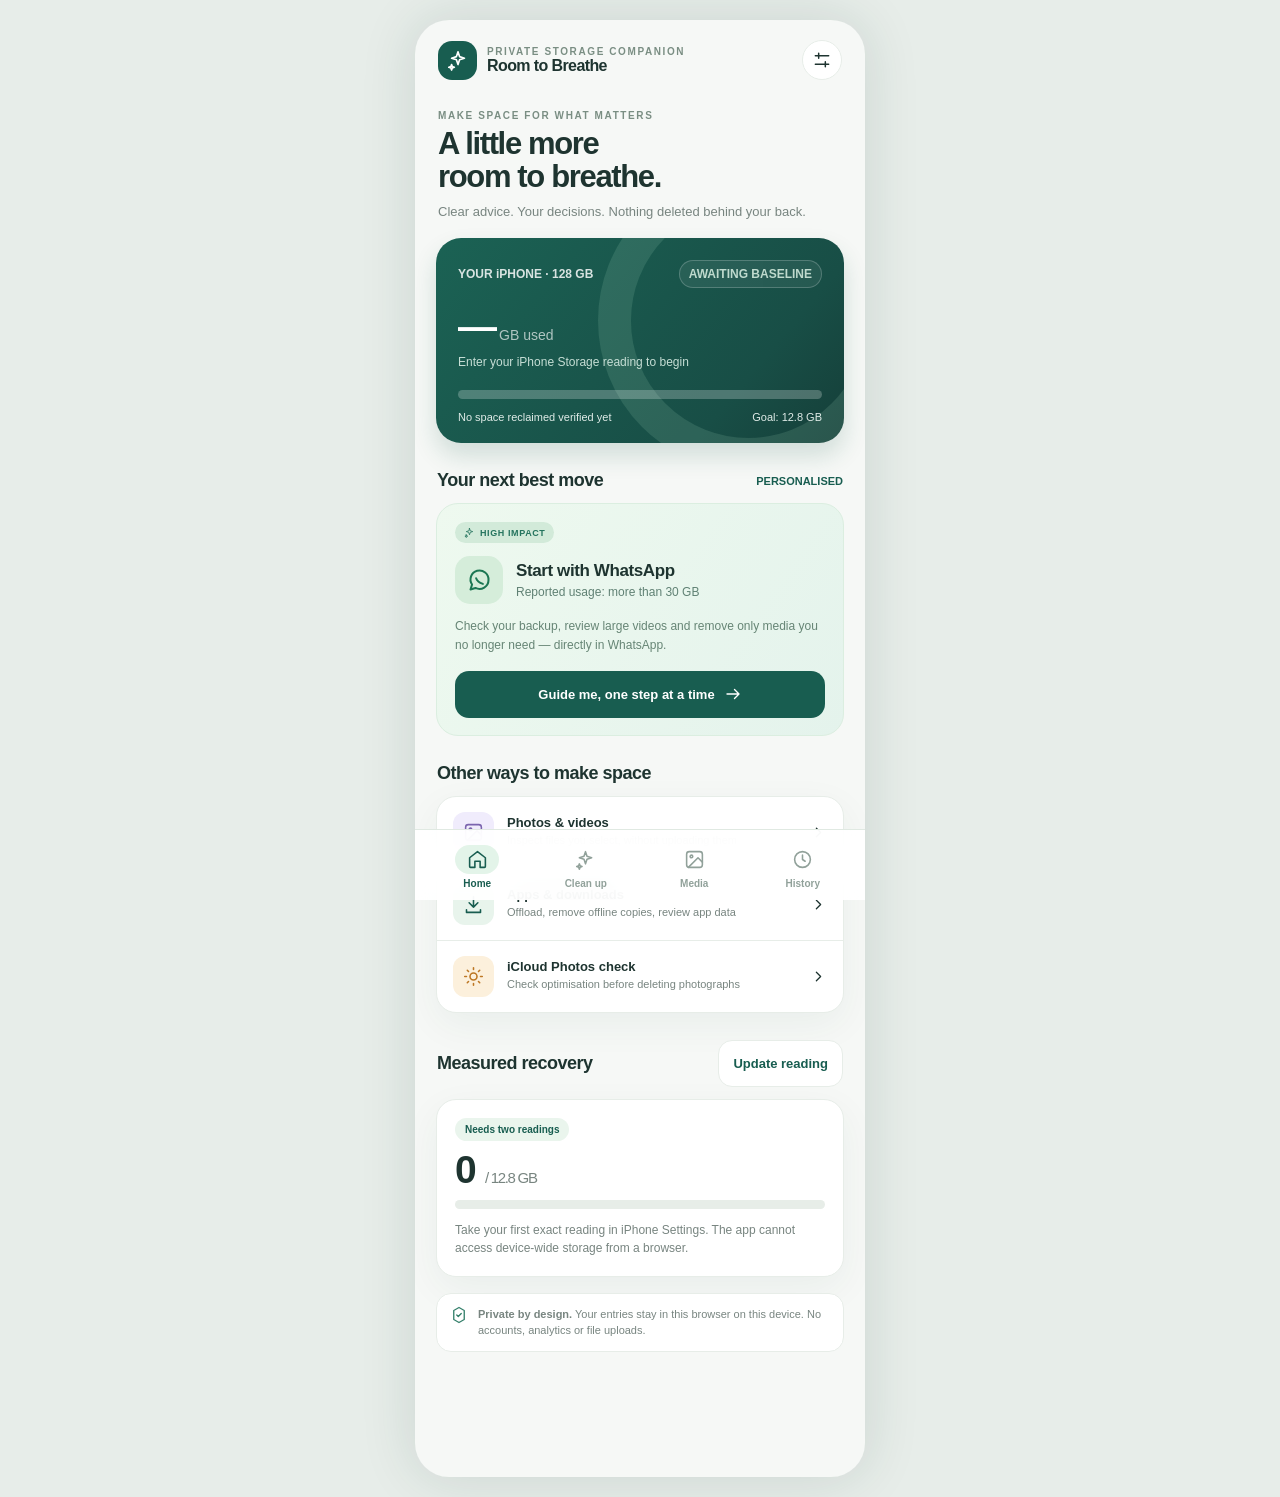
<file: index.html>
<!doctype html>
<html lang="en-GB">
<head>
  <meta charset="utf-8">
  <meta name="viewport" content="width=device-width, initial-scale=1, viewport-fit=cover">
  <meta name="theme-color" content="#f6f8f6">
  <meta name="apple-mobile-web-app-capable" content="yes">
  <meta name="apple-mobile-web-app-status-bar-style" content="default">
  <meta name="apple-mobile-web-app-title" content="Room to Breathe">
  <meta name="description" content="A private, approval-first iPhone storage recovery companion.">
  <meta name="referrer" content="no-referrer">
  <meta http-equiv="Content-Security-Policy" content="default-src 'self'; script-src 'self'; style-src 'self' 'unsafe-inline'; img-src 'self' data:; connect-src 'none'; form-action 'none'; base-uri 'none'; object-src 'none'">
  <link rel="manifest" href="./manifest.webmanifest?v=3">
  <link rel="apple-touch-icon" sizes="180x180" href="./apple-touch-icon.png?v=3">
  <link rel="icon" href="./assets/favicon.png?v=3" type="image/png">
  <link rel="stylesheet" href="./styles.css">
  <title>Room to Breathe — Storage Assistant</title>
</head>
<body>
  <div id="app" class="app-shell"></div>
  <div id="toast" aria-live="polite" role="status"></div>
  <script src="./core.js"></script>
  <script src="./app.js" defer></script>
</body>
</html>
</file>
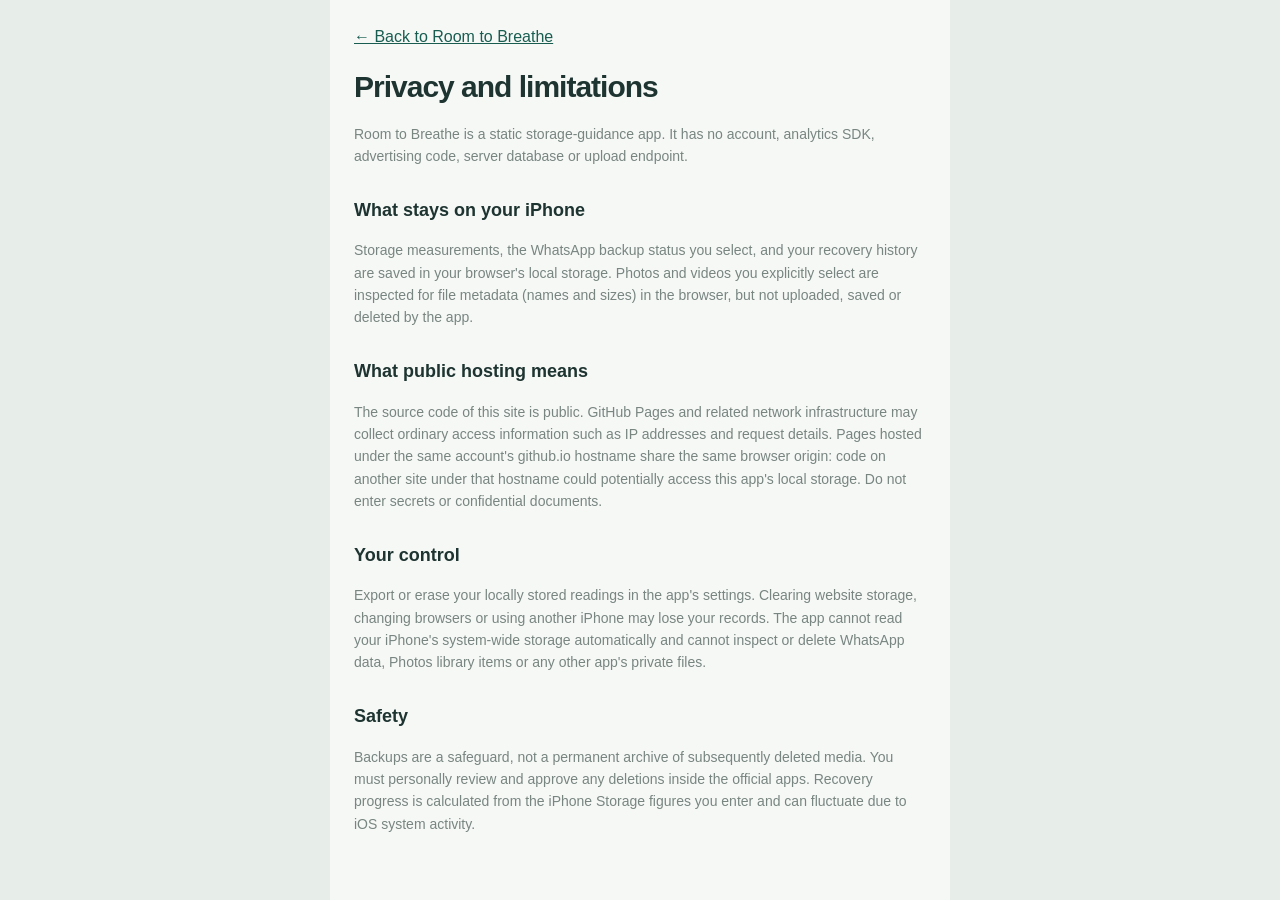
<file: privacy.html>
<!doctype html>
<html lang="en-GB"><head><meta charset="utf-8"><meta name="viewport" content="width=device-width, initial-scale=1"><meta name="theme-color" content="#f6f8f6"><meta name="referrer" content="no-referrer"><meta http-equiv="Content-Security-Policy" content="default-src 'self'; script-src 'self'; style-src 'self'; img-src 'self' data:; connect-src 'none'; base-uri 'none'; object-src 'none'"><title>Privacy — Room to Breathe</title><link rel="stylesheet" href="./styles.css"></head>
<body><main class="privacy-page"><a href="./">← Back to Room to Breathe</a><h1>Privacy and limitations</h1><p>Room to Breathe is a static storage-guidance app. It has no account, analytics SDK, advertising code, server database or upload endpoint.</p><h2>What stays on your iPhone</h2><p>Storage measurements, the WhatsApp backup status you select, and your recovery history are saved in your browser's local storage. Photos and videos you explicitly select are inspected for file metadata (names and sizes) in the browser, but not uploaded, saved or deleted by the app.</p><h2>What public hosting means</h2><p>The source code of this site is public. GitHub Pages and related network infrastructure may collect ordinary access information such as IP addresses and request details. Pages hosted under the same account's github.io hostname share the same browser origin: code on another site under that hostname could potentially access this app's local storage. Do not enter secrets or confidential documents.</p><h2>Your control</h2><p>Export or erase your locally stored readings in the app's settings. Clearing website storage, changing browsers or using another iPhone may lose your records. The app cannot read your iPhone's system-wide storage automatically and cannot inspect or delete WhatsApp data, Photos library items or any other app's private files.</p><h2>Safety</h2><p>Backups are a safeguard, not a permanent archive of subsequently deleted media. You must personally review and approve any deletions inside the official apps. Recovery progress is calculated from the iPhone Storage figures you enter and can fluctuate due to iOS system activity.</p></main></body></html>
</file>
<file: styles.css>
:root{color-scheme:light;--bg:#f6f8f6;--surface:#fff;--surface2:#f0f5f1;--ink:#1e3430;--muted:#788580;--line:#e7ede8;--green:#185d50;--green2:#2b806e;--mint:#e3f4e9;--purple:#7b65ae;--purplebg:#f0ecfc;--sand:#fcf0dc;--warning:#bd7724;--shadow:0 12px 38px rgba(17,69,55,.055)}
*{box-sizing:border-box}html,body{margin:0;min-height:100%;background:#e7ede9;font-family:-apple-system,BlinkMacSystemFont,"SF Pro Text","Helvetica Neue",Arial,sans-serif;-webkit-font-smoothing:antialiased}body{color:var(--ink)}button,input,select{font:inherit}button{cursor:pointer}button:disabled{cursor:default;opacity:.5}button:focus-visible,input:focus-visible,select:focus-visible{outline:3px solid #69bfa8;outline-offset:3px}.app-shell{position:relative;max-width:450px;margin:0 auto;min-height:100dvh;background:var(--bg);box-shadow:0 0 55px #183b3023;overflow-x:hidden;padding-bottom:calc(100px + env(safe-area-inset-bottom))}.topbar{padding:calc(20px + env(safe-area-inset-top)) 23px 10px;display:flex;align-items:center;justify-content:space-between}.brand{display:flex;align-items:center;gap:10px}.brand-icon{width:39px;height:39px;border-radius:14px;background:var(--green);display:grid;place-items:center;color:white}.eyebrow{font-size:10px;text-transform:uppercase;letter-spacing:1.6px;font-weight:800;color:#7a8e83}.brand-title{font-size:16px;font-weight:800;letter-spacing:-.6px}.round-btn{width:40px;height:40px;border-radius:50%;background:#fff;border:1px solid var(--line);display:grid;place-items:center;color:var(--ink)}main{padding:5px 21px 25px}.hello{margin:15px 2px 16px}.hello h1{font-size:31px;letter-spacing:-1.35px;line-height:1.05;margin:7px 0 9px;font-weight:780}.hello p{font-size:13px;color:var(--muted);line-height:1.5;margin:0}.hero{border-radius:25px;padding:22px 22px 20px;color:#fff;background:linear-gradient(130deg,#1b6254 0%,#184e46 74%,#153f39 100%);position:relative;overflow:hidden;box-shadow:0 13px 25px rgba(19,84,66,.16)}.hero:after{content:"";position:absolute;right:-55px;top:-68px;width:235px;height:235px;border-radius:50%;border:33px solid rgba(197,245,210,.12);pointer-events:none}.hero-head{display:flex;align-items:center;justify-content:space-between;position:relative;z-index:1}.hero-head span{font-weight:650;font-size:12px;opacity:.83}.glass-badge{border:1px solid #ffffff40;background:#ffffff14;color:#e1f6e9;border-radius:50px;font-size:10px;padding:6px 9px;font-weight:700}.hero-number{font-size:39px;line-height:1.15;font-weight:750;letter-spacing:-1.8px;margin:17px 0 0;position:relative;z-index:1}.hero-number span{font-size:14px;letter-spacing:0;opacity:.65;font-weight:500}.hero-sub{font-size:12px;color:#c6ded5;margin-top:6px;position:relative;z-index:1}.track{height:9px;border-radius:20px;background:#ffffff3c;overflow:hidden;margin-top:21px;position:relative;z-index:1}.track>div{height:100%;border-radius:20px;background:linear-gradient(90deg,#a9e5ab,#e1ffbf);transition:width .35s}.hero-bottom{display:flex;justify-content:space-between;margin-top:12px;font-size:11px;color:#e0ece8;position:relative;z-index:1}.section-head{display:flex;justify-content:space-between;align-items:center;margin:27px 1px 12px}.section-head h2{font-size:18px;letter-spacing:-.5px;margin:0}.section-head .small{font-size:11px;color:var(--green);font-weight:750}.focus-card{border-radius:22px;padding:18px 18px 17px;background:linear-gradient(125deg,#eef9ef,#e4f3ec);border:1px solid #dbeee0}.tag{display:inline-flex;align-items:center;gap:5px;border-radius:50px;padding:5px 9px;background:#d2ead9;color:#25745e;text-transform:uppercase;font-weight:800;font-size:9px;letter-spacing:.6px}.focus-row{display:flex;align-items:center;gap:13px;margin:13px 0}.app-symbol{height:48px;width:48px;border-radius:15px;display:grid;place-items:center;flex-shrink:0}.whatsapp{background:#d5edda;color:#1c7753}.focus-row h3{margin:0 0 4px;font-size:17px;letter-spacing:-.4px}.focus-row p{font-size:12px;color:#608174;margin:0}.focus-card>p{font-size:12px;line-height:1.55;color:#668575;margin:0 0 16px}.btn{border-radius:14px;min-height:47px;border:0;font-weight:750;font-size:13px;display:flex;align-items:center;justify-content:center;gap:9px;padding:12px 14px}.btn.primary{background:var(--green);color:#fff}.btn.outline{background:#fff;border:1px solid var(--line);color:var(--green)}.btn.light{background:#e9f1e9;color:var(--green)}.btn.full{width:100%}.btn.secondary{background:#eef4f0;color:var(--ink)}.btn.warning{background:#fff0e4;color:#915414}.rows{border-radius:20px;background:var(--surface);border:1px solid var(--line);overflow:hidden;box-shadow:var(--shadow)}.data-row{display:flex;align-items:center;gap:13px;padding:15px 16px;border-bottom:1px solid var(--line);background:transparent;width:100%;text-align:left;border-left:0;border-right:0;border-top:0;color:var(--ink)}.data-row:last-child{border-bottom:0}.data-row h3{margin:0 0 3px;font-size:13px}.data-row p{margin:0;color:var(--muted);font-size:11px;line-height:1.45}.data-row .flex{flex:1}.tile-icon{border-radius:12px;width:41px;height:41px;display:grid;place-items:center;flex-shrink:0}.purple{background:var(--purplebg);color:var(--purple)}.yellow{background:var(--sand);color:var(--warning)}.mint{background:#e8f4ec;color:var(--green)}.chev{color:#a1ada6}.notice{display:flex;gap:10px;border-radius:15px;background:#fff;padding:12px 13px;border:1px solid var(--line);font-size:11px;line-height:1.5;color:var(--muted);margin-top:16px}.notice svg{flex-shrink:0;color:#36816c}.bottom-nav{position:fixed;bottom:0;width:min(450px,100%);padding:12px 8px calc(8px + env(safe-area-inset-bottom));background:#ffffffec;backdrop-filter:blur(18px);border-top:1px solid #e0e9e2;display:flex;justify-content:space-around;z-index:20}.nav-item{width:24%;background:none;border:0;color:#91a19a;display:flex;flex-direction:column;align-items:center;gap:4px;font-size:10px;font-weight:750;padding:3px;min-height:48px}.nav-item.active{color:var(--green)}.nav-item.active .nav-circle{background:var(--mint)}.nav-circle{width:44px;height:29px;border-radius:30px;display:grid;place-items:center}.card{border-radius:20px;background:white;border:1px solid var(--line);padding:18px;box-shadow:var(--shadow);margin-bottom:13px}.card h3{font-size:16px;margin:0 0 9px;letter-spacing:-.3px}.card p{font-size:12px;color:var(--muted);line-height:1.55;margin:0 0 13px}.field{display:flex;flex-direction:column;gap:7px;margin:14px 0}.field label{font-weight:750;font-size:12px}.field input,.field select{width:100%;background:#f9fbfa;border:1px solid #dbe5dd;border-radius:12px;padding:13px 12px;min-height:47px;font-size:16px;color:var(--ink)}.field small{font-size:11px;color:var(--muted);line-height:1.45}.fine{font-size:11px;color:var(--muted);line-height:1.55}.step-index{display:flex;gap:6px;margin:17px 0}.step-dot{height:5px;border-radius:10px;background:#e0e8e2;flex:1}.step-dot.current{background:var(--green)}.step-dot.complete{background:#b2d9c0}.step-head{display:flex;gap:11px;align-items:center}.step-count{border-radius:13px;background:var(--mint);color:var(--green);font-size:16px;font-weight:800;height:46px;width:46px;display:grid;place-items:center}.step-head h2{margin:0;font-size:21px;letter-spacing:-.7px}.step-head p{margin:6px 0 0;color:var(--muted);font-size:12px}.instruction{font-size:14px!important;color:var(--ink)!important;line-height:1.6!important;margin:18px 0!important}.choice-grid{display:grid;gap:9px;margin:16px 0}.choice{border:1px solid var(--line);background:#fff;border-radius:14px;min-height:47px;padding:12px 13px;text-align:left;display:flex;justify-content:space-between;align-items:center;font-size:13px;color:var(--ink);font-weight:660}.choice.selected{border:2px solid var(--green2);background:#eef8f0;padding:11px 12px}.hint{padding:13px;border-radius:14px;background:var(--sand);color:#896027;font-size:11px;line-height:1.55;display:flex;gap:9px}.action-row{display:flex;gap:9px;margin-top:18px}.action-row>*{flex:1}.progress-big{font-size:39px;font-weight:780;letter-spacing:-1.3px;margin:7px 0}.pill{display:inline-flex;background:#eaf5ed;color:var(--green);font-size:10px;padding:6px 10px;border-radius:20px;font-weight:750}.event{display:flex;gap:12px;padding:15px 0;border-bottom:1px solid var(--line)}.event:last-child{border-bottom:0}.event .date{font-size:10px;color:var(--muted);flex:0 0 82px;line-height:1.5}.event .info{font-size:12px;font-weight:600}.event .info small{display:block;font-weight:400;color:var(--muted);margin-top:5px}.empty{padding:30px 15px;text-align:center;color:var(--muted);font-size:13px;line-height:1.5}.setting-row{display:flex;align-items:center;justify-content:space-between;gap:10px;padding:12px 0;border-bottom:1px solid var(--line);font-size:12px}.setting-row:last-child{border:0}.privacy{display:inline-flex;gap:6px;align-items:center;background:#e4f1e7;color:#296e57;border-radius:25px;padding:6px 10px;font-weight:750;font-size:10px}.stat-tiles{display:grid;grid-template-columns:1fr 1fr;gap:10px;margin:12px 0}.stat{padding:14px 15px;border-radius:18px;background:white;border:1px solid var(--line)}.stat span{display:block;color:var(--muted);font-size:11px;margin-bottom:6px}.stat strong{font-size:23px;letter-spacing:-.7px}.alert{color:#955c18;background:#fff2dc;padding:12px;border-radius:13px;font-size:11px;line-height:1.5}.sample-file{display:flex;justify-content:space-between;gap:12px;padding:10px 0;border-bottom:1px solid var(--line);font-size:12px}.sample-file span{overflow:hidden;text-overflow:ellipsis;white-space:nowrap;max-width:230px}.sample-file strong{white-space:nowrap;color:var(--green)}.mini-action{font-size:12px;font-weight:750;color:var(--green);border:0;background:none;padding:5px}.muted-heading{font-size:11px;font-weight:800;color:var(--muted);text-transform:uppercase;letter-spacing:.9px;margin:20px 2px 12px}.dialog-backdrop{position:fixed;inset:0;background:#142a2766;display:grid;place-items:center;z-index:40;padding:16px}.dialog{max-width:410px;width:100%;background:white;border-radius:23px;padding:23px;box-shadow:0 28px 65px #0002}.dialog h2{margin:0 0 9px;font-size:22px}.dialog p{font-size:12px;color:var(--muted);line-height:1.6}.file-input{position:absolute;clip:rect(0,0,0,0);width:1px;height:1px;overflow:hidden}.loading{font-size:11px;color:var(--muted);margin-top:10px}#toast{position:fixed;bottom:calc(92px + env(safe-area-inset-bottom));left:50%;transform:translateX(-50%) translateY(30px);background:#243d34;color:#fff;border-radius:12px;padding:11px 15px;max-width:350px;width:max-content;opacity:0;pointer-events:none;transition:opacity .2s,transform .2s;z-index:100;font-size:12px;text-align:center}#toast.show{opacity:1;transform:translateX(-50%) translateY(0)}@media(min-width:600px){.app-shell{margin-top:20px;margin-bottom:20px;min-height:850px;border-radius:34px}.bottom-nav{bottom:0}}@media(prefers-color-scheme:dark){:root{color-scheme:dark;--bg:#101c19;--surface:#1b2b25;--surface2:#27392f;--ink:#e9f3ec;--muted:#99a99f;--line:#35483e;--mint:#254b39;--sand:#392d1d;--purplebg:#2f2944}html,body{background:#091310}.app-shell{background:var(--bg)}.round-btn,.rows,.data-row,.card,.choice,.stat,.notice,.bottom-nav{background:var(--surface)}.field input,.field select{background:#13211b;color:var(--ink);border-color:var(--line)}.focus-card{background:linear-gradient(125deg,#213c31,#284b38);border-color:#315742}.focus-card>p,.focus-row p{color:#b1c9b9}.tag{background:#27533a;color:#b8e9c6}.btn.outline{background:var(--surface)}.hero{background:linear-gradient(130deg,#1b6254,#16453c)}.choice.selected{background:#224635}.privacy{background:#1e4631;color:#b0e7c5}.dialog{background:var(--surface)}.hint{color:#dec099}.alert{background:#493420;color:#e0b77d}.glass-badge{color:#e4f5e7}.chev{color:#9daea5}}

.privacy-link{color:var(--green);font-weight:750;text-decoration:underline}.privacy-page{max-width:620px;margin:0 auto;min-height:100dvh;padding:calc(24px + env(safe-area-inset-top)) 24px 48px;background:var(--bg);line-height:1.6}.privacy-page h1{font-size:30px;line-height:1.1;letter-spacing:-1px}.privacy-page h2{font-size:18px;margin-top:28px}.privacy-page p{font-size:14px;color:var(--muted)}.privacy-page a{color:var(--green)}
</file>
